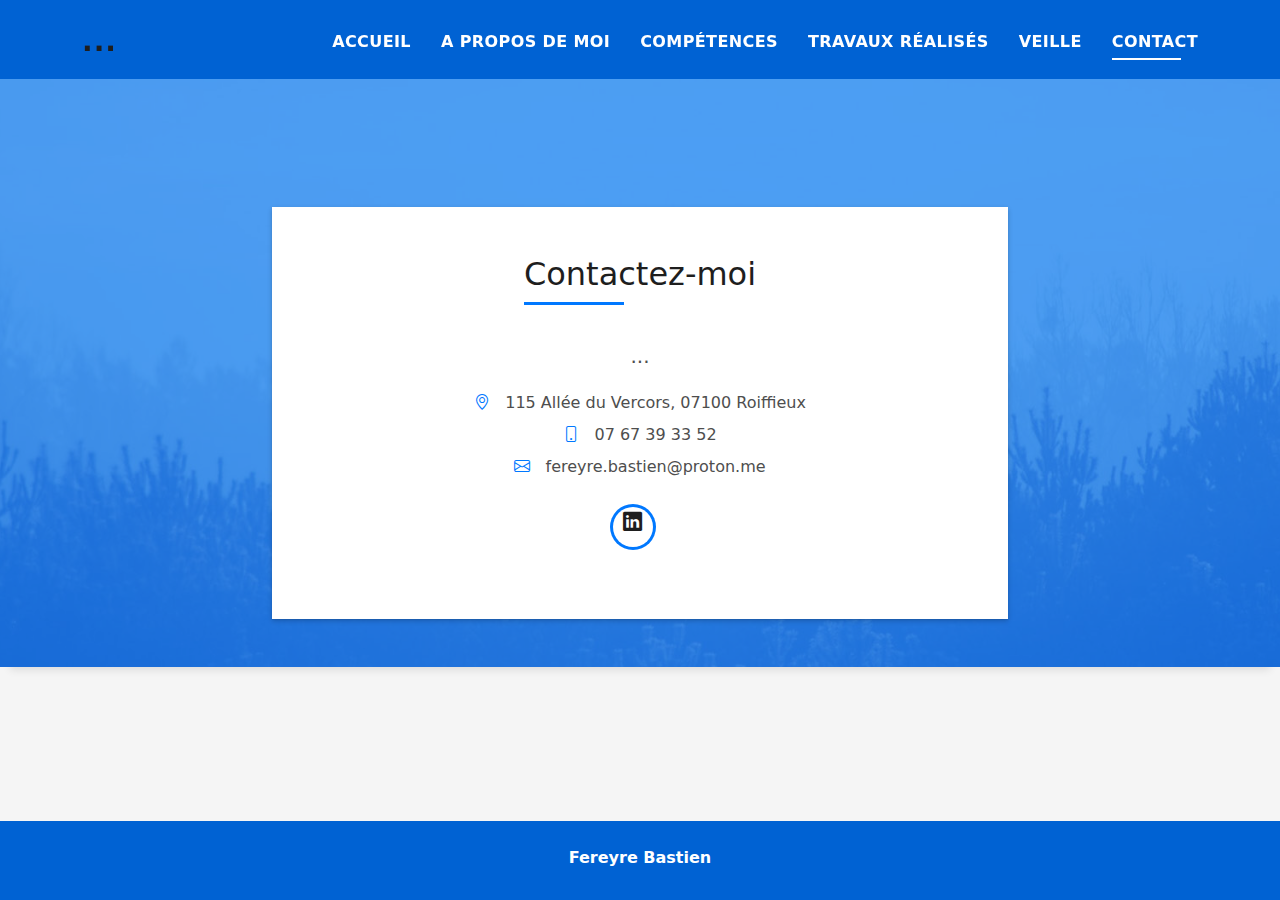
<file: contact.html>
<!DOCTYPE html>
<html lang="fr">

<head>
  <meta charset="utf-8">
  <meta content="width=device-width, initial-scale=1.0" name="viewport">

  <title>FEREYRE</title>
  <meta content="" name="description">
  <meta content="" name="keywords">

  <!-- Favicons -->
  <link href="assets/img/favicon.png" rel="icon">
  <link href="assets/img/apple-touch-icon.png" rel="apple-touch-icon">

  <!-- Vendor CSS Files -->
  <link href="assets/vendor/bootstrap/css/bootstrap.min.css" rel="stylesheet">
  <link href="assets/vendor/bootstrap-icons/bootstrap-icons.css" rel="stylesheet">
  <link href="assets/vendor/glightbox/css/glightbox.min.css" rel="stylesheet">
  <link href="assets/vendor/swiper/swiper-bundle.min.css" rel="stylesheet">

  <!-- Template Main CSS File -->
  <link href="assets/css/style.css" rel="stylesheet">
</head>

<body>

  <!-- ======= Header ======= -->
  <header id="header" class="fixed-top">
    <div class="container d-flex align-items-center justify-content-between">

        <h1 class="logo">...</a></h1>

      <nav id="navbar" class="navbar">
        <ul>
            <li><a class="nav-link" href="index.html">Accueil</a></li>
            <li><a class="nav-link" href="index.html">A propos de moi</a></li>
            <li><a class="nav-link" href="skill.html">Compétences</a></li>
            <li><a class="nav-link" href="exp.html">Travaux réalisés</a></li>
            <li><a class="nav-link" href="veille.html">Veille</a></li>
            <li><a class="nav-link scrollto active" href="#contact">Contact</a></li>
          </ul>
        <i class="bi bi-list mobile-nav-toggle"></i>
      </nav><!-- .navbar -->

    </div>
  </header><!-- End Header -->

<!-- ======= Footer ======= -->
  <footer>
    <div class="container">
      <div class="row">
        <div class="col-sm-12">
          <div class="copyright-box">
            <p class="copyright"><strong>‎ </strong></p>
          </div>
        </div>
      </div>
    </div>
  </footer><!-- End  Footer -->

    <!-- ======= Contact Section ======= -->
    <section id="contact" class="paralax-mf footer-paralax bg-image" style="background-image: url(assets/img/overlay-bg.jpg); text-align: center;">
        <div class="overlay-mf"></div>
        <div class="container">
          <div class="row justify-content-center">
            <div class="col-md-8">
              <div class="contact-mf box-shadow-full">
                <div class="title-box-2 pt-4 pt-md-0">
                  <h5 class="title-left">Contactez-moi</h5>
                </div>
                <div class="more-info">
                  <p class="lead">...</p>
                  <ul class="list-ico" style="list-style: none; padding: 0;">
                    <li><span class="bi bi-geo-alt"></span> 115 Allée du Vercors, 07100 Roiffieux</li>
                    <li><span class="bi bi-phone"></span> 07 67 39 33 52</li>
                    <li><span class="bi bi-envelope"></span> fereyre.bastien@proton.me</li>
                  </ul>
                </div>
                <div class="socials">
                  <ul style="list-style: none; padding: 0; display: inline-flex; gap: 10px;">
                    <li><a href="https://www.linkedin.com/in/bastien-fereyre-4416462b8/" target="_blank" rel="noopener noreferrer">
                      <span class="ico-circle"><i class="bi bi-linkedin"></i></span>
                    </a></li>
                  </ul>
                </div>
              </div>
            </div>
          </div>
        </div>
      </section>
      
      <!-- End Contact Section -->  

  </main><!-- End #main -->

  <!-- ======= Footer ======= -->
  <footer class="sticky-footer">
    <div class="container">
      <div class="row">
        <div class="col-sm-12">
          <div class="copyright-box">
            <p class="copyright"><strong>Fereyre Bastien</strong></p>
          </div>
        </div>
      </div>
    </div>
  </footer><!-- End  Footer -->

  <div id="preloader"></div>
  <a href="#" class="back-to-top d-flex align-items-center justify-content-center"><i class="bi bi-arrow-up-short"></i></a>

  <!-- Vendor JS Files -->
  <script src="assets/vendor/purecounter/purecounter_vanilla.js"></script>
  <script src="assets/vendor/bootstrap/js/bootstrap.bundle.min.js"></script>
  <script src="assets/vendor/glightbox/js/glightbox.min.js"></script>
  <script src="assets/vendor/swiper/swiper-bundle.min.js"></script>
  <script src="assets/vendor/typed.js/typed.umd.js"></script>
  <script src="assets/vendor/php-email-form/validate.js"></script>

  <!-- Template Main JS File -->
  <script src="assets/js/main.js"></script>

</body>

</html>
</file>
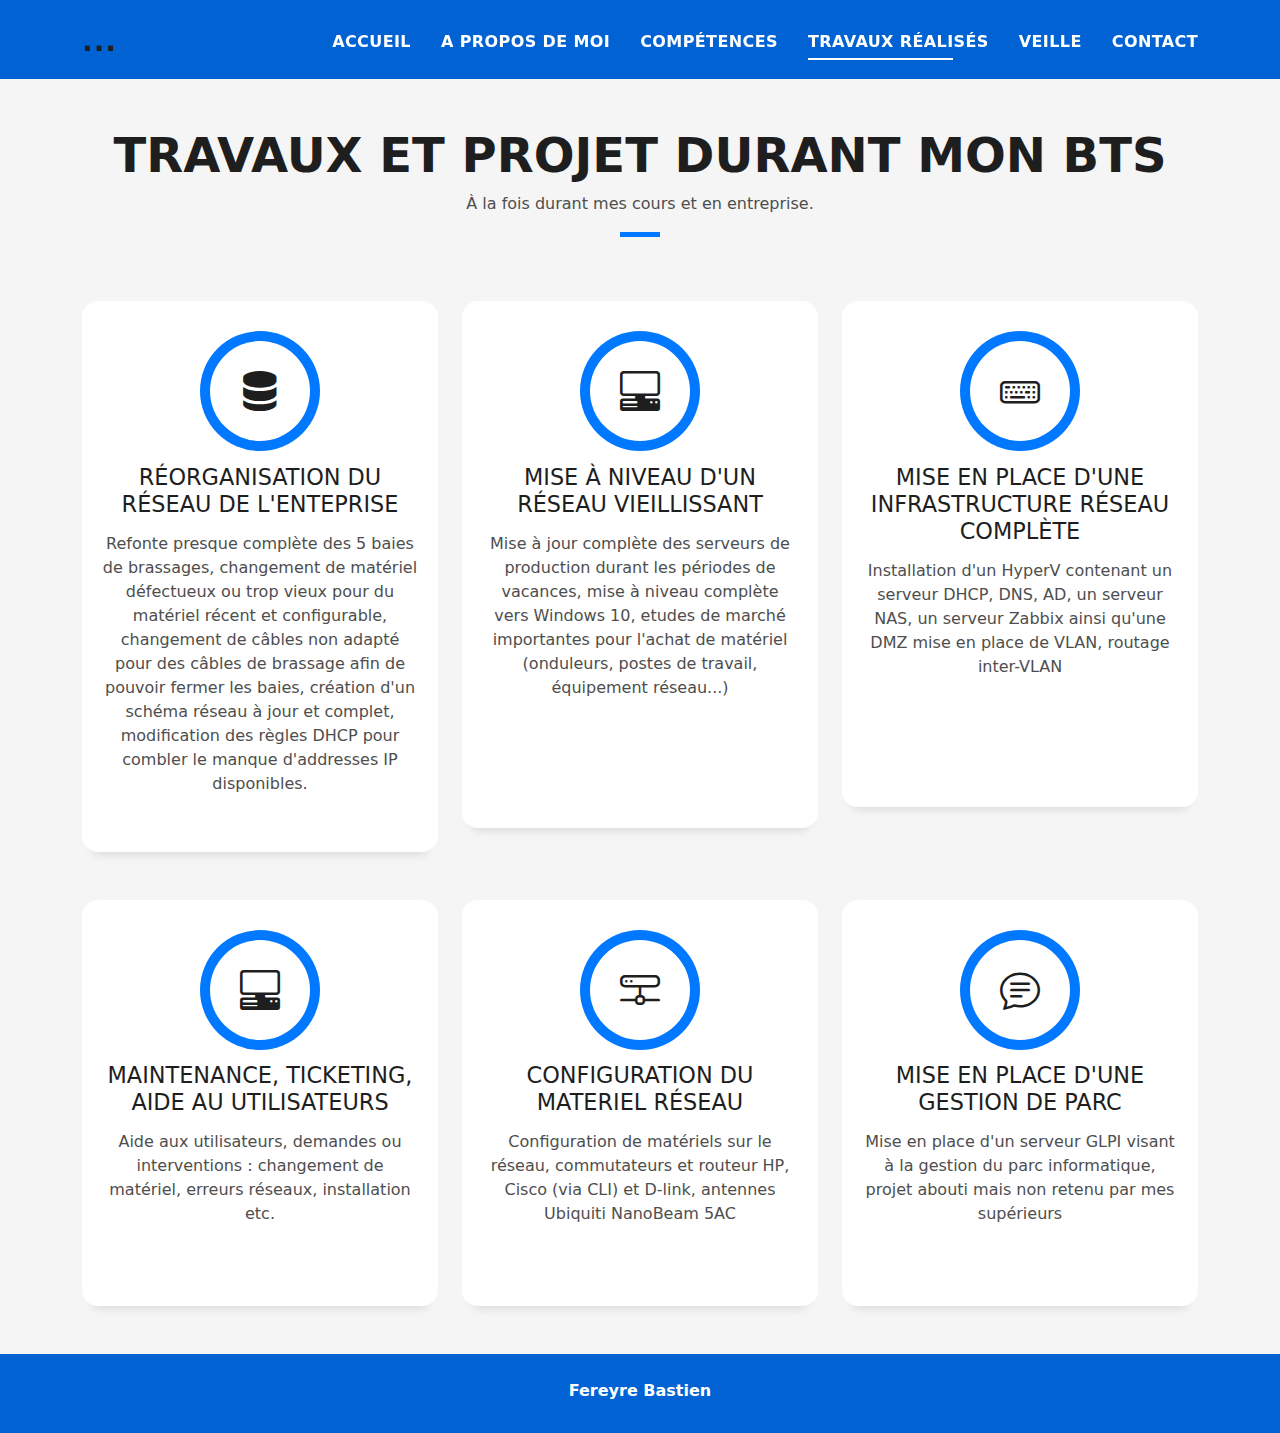
<file: exp.html>
<!DOCTYPE html>
<html lang="fr">

<head>
  <meta charset="utf-8">
  <meta content="width=device-width, initial-scale=1.0" name="viewport">

  <title>FEREYRE</title>
  <meta content="" name="description">
  <meta content="" name="keywords">

  <!-- Favicons -->
  <link href="assets/img/favicon.png" rel="icon">
  <link href="assets/img/apple-touch-icon.png" rel="apple-touch-icon">

  <!-- Vendor CSS Files -->
  <link href="assets/vendor/bootstrap/css/bootstrap.min.css" rel="stylesheet">
  <link href="assets/vendor/bootstrap-icons/bootstrap-icons.css" rel="stylesheet">
  <link href="assets/vendor/glightbox/css/glightbox.min.css" rel="stylesheet">
  <link href="assets/vendor/swiper/swiper-bundle.min.css" rel="stylesheet">

  <!-- Template Main CSS File -->
  <link href="assets/css/style.css" rel="stylesheet">
</head>

<body>

  <!-- ======= Header ======= -->
  <header id="header" class="fixed-top">
    <div class="container d-flex align-items-center justify-content-between">

        <h1 class="logo">...</a></h1>

      <nav id="navbar" class="navbar">
        <ul>
            <li><a class="nav-link" href="index.html">Accueil</a></li>
            <li><a class="nav-link" href="index.html">A propos de moi</a></li>
            <li><a class="nav-link" href="skill.html">Compétences</a></li>
            <li><a class="nav-link active" href="#services">Travaux réalisés</a></li>
            <li><a class="nav-link" href="veille.html">Veille</a></li>
            <li><a class="nav-link" href="contact.html">Contact</a></li>
          </ul>
        <i class="bi bi-list mobile-nav-toggle"></i>
      </nav><!-- .navbar -->

    </div>
  </header><!-- End Header -->

<!-- ======= Footer ======= -->
  <footer>
    <div class="container">
      <div class="row">
        <div class="col-sm-12">
          <div class="copyright-box">
            <p class="copyright"><strong>‎ </strong></p>
          </div>
        </div>
      </div>
    </div>
  </footer><!-- End  Footer -->

    <!-- ======= Services Section ======= -->
    <section id="services" class="services-mf pt-5 route">
      <div class="container">
        <div class="row">
          <div class="col-sm-12">
            <div class="title-box text-center">
              <h3 class="title-a">
                Travaux et projet durant mon BTS
              </h3>
              <p class="subtitle-a">
                À la fois durant mes cours et en entreprise.
              </p>
              <div class="line-mf"></div>
            </div>
          </div>
        </div>
        <div class="row">
          <div class="col-md-4">
            <div class="service-box">
              <div class="service-ico">
                <span class="ico-circle"><i class="bi bi-server"></i></span>
              </div>
              <div class="service-content">
                <h2 class="s-title">Réorganisation du réseau de l'enteprise</h2>
                <p class="s-description text-center">
                  Refonte presque complète des 5 baies de brassages, changement de matériel défectueux ou trop vieux 
                  pour du matériel récent et configurable, changement de câbles non adapté pour des câbles de brassage 
                  afin de pouvoir fermer les baies, création d'un schéma réseau à jour et complet, modification des règles DHCP
                  pour combler le manque d'addresses IP disponibles.
                </p>
              </div>
            </div>
          </div>
          <div class="col-md-4">
            <div class="service-box">
              <div class="service-ico">
                <span class="ico-circle"><i class="bi bi-pc-display-horizontal"></i></span>
              </div>
              <div class="service-content">
                <h2 class="s-title">Mise à niveau d'un réseau vieillissant</h2>
                <p class="s-description text-center">
                  Mise à jour complète des serveurs de production durant les périodes de vacances, mise à niveau complète vers Windows 10,
                  etudes de marché importantes pour l'achat de matériel (onduleurs, postes de travail, équipement réseau...)
                  <br></br>
                  <br></br>
                </p>
              </div>
            </div>
          </div>
          <div class="col-md-4">
            <div class="service-box">
              <div class="service-ico">
                <span class="ico-circle"><i class="bi bi-keyboard"></i></span>
              </div>
              <div class="service-content">
                <h2 class="s-title">Mise en place d'une infrastructure réseau complète</h2>
                <p class="s-description text-center">
                  Installation d'un HyperV contenant un serveur DHCP, DNS, AD, un serveur NAS, un serveur Zabbix ainsi qu'une DMZ
                  mise en place de VLAN, routage inter-VLAN
                  <br></br>
                  <br></br>
                </p>
              </div>
            </div>
          </div>
          <div class="col-md-4">
            <div class="service-box">
              <div class="service-ico">
                <span class="ico-circle"><i class="bi bi-pc-display-horizontal"></i></span>
              </div>
              <div class="service-content">
                <h2 class="s-title">Maintenance, ticketing, aide au utilisateurs</h2>
                <p class="s-description text-center">
                  Aide aux utilisateurs, demandes ou interventions : changement de matériel, erreurs réseaux, installation etc.
                  <br></br>
                </p>
              </div>
            </div>
          </div>
          <div class="col-md-4">
            <div class="service-box">
              <div class="service-ico">
                <span class="ico-circle"><i class="bi bi-hdd-network"></i></span>
              </div>
              <div class="service-content">
                <h2 class="s-title">Configuration du materiel réseau</h2>
                <p class="s-description text-center">
                  Configuration de matériels sur le réseau, commutateurs et routeur HP, Cisco (via CLI) et D-link, antennes Ubiquiti NanoBeam 5AC
                  <br></br>
                </p>
              </div>
            </div>
          </div>
          
          <div class="col-md-4">
            <div class="service-box">
              <div class="service-ico">
                <span class="ico-circle"><i class="bi bi-chat-text"></i></span>
              </div>
              <div class="service-content">
                <h2 class="s-title">Mise en place d'une gestion de parc</h2>
                <p class="s-description text-center">
                  Mise en place d'un serveur GLPI visant à la gestion du parc informatique, projet abouti mais non retenu par mes supérieurs<br></br>
                </p>
              </div>
            </div>
          </div>
        </div>
      </div>
    </section><!-- End Services Section -->

  </main><!-- End #main -->

  <!-- ======= Footer ======= -->
  <footer class="sticky-footer">
    <div class="container">
      <div class="row">
        <div class="col-sm-12">
          <div class="copyright-box">
            <p class="copyright"><strong>Fereyre Bastien</strong></p>
          </div>
        </div>
      </div>
    </div>
  </footer><!-- End  Footer -->

  <div id="preloader"></div>
  <a href="#" class="back-to-top d-flex align-items-center justify-content-center"><i class="bi bi-arrow-up-short"></i></a>

  <!-- Vendor JS Files -->
  <script src="assets/vendor/purecounter/purecounter_vanilla.js"></script>
  <script src="assets/vendor/bootstrap/js/bootstrap.bundle.min.js"></script>
  <script src="assets/vendor/glightbox/js/glightbox.min.js"></script>
  <script src="assets/vendor/swiper/swiper-bundle.min.js"></script>
  <script src="assets/vendor/typed.js/typed.umd.js"></script>
  <script src="assets/vendor/php-email-form/validate.js"></script>

  <!-- Template Main JS File -->
  <script src="assets/js/main.js"></script>

</body>

</html>
</file>
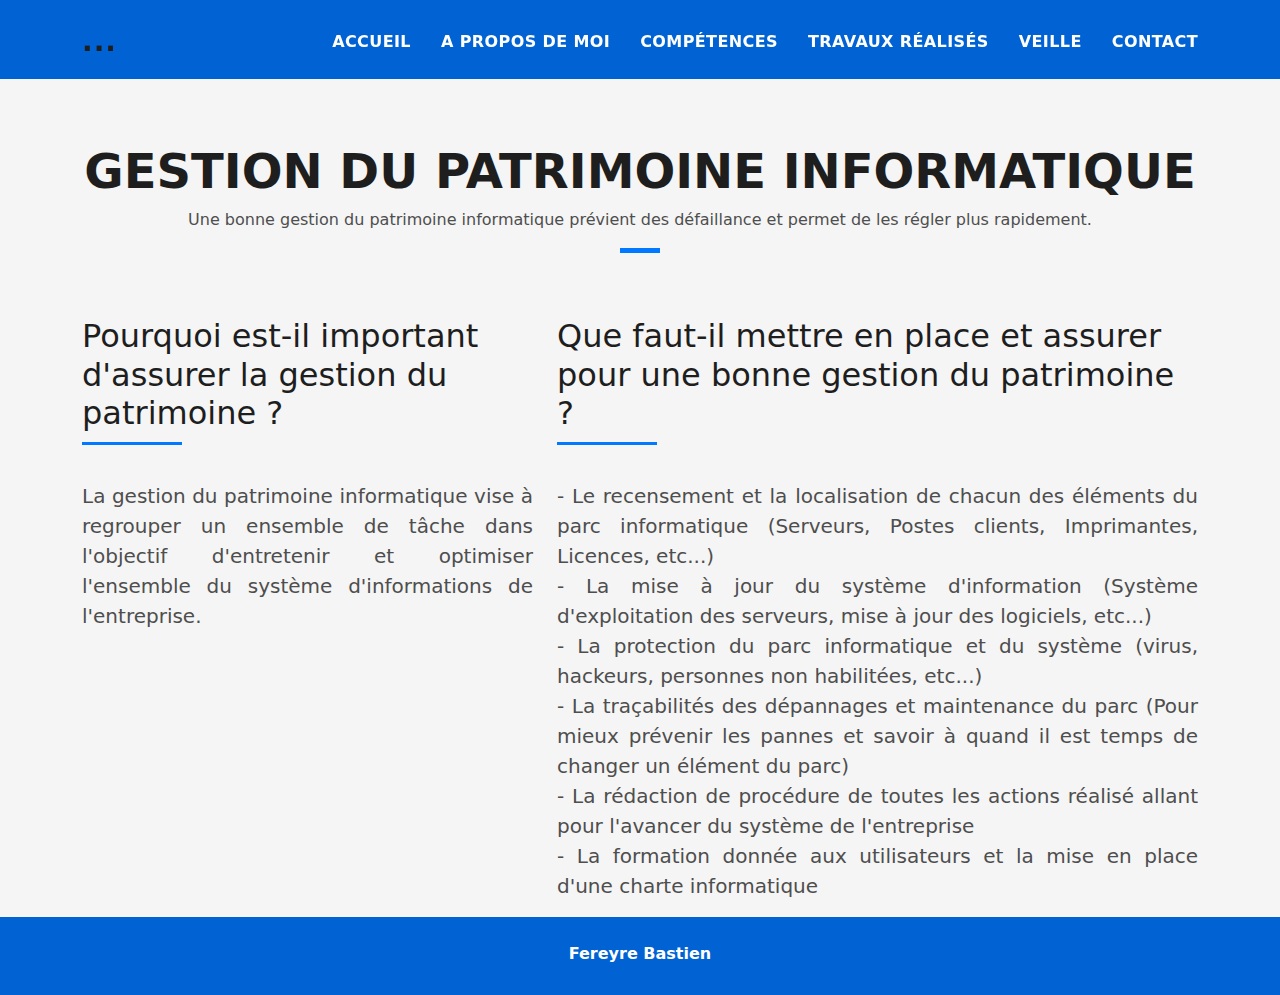
<file: glpi.html>
<!DOCTYPE html>
<html lang="fr">

<head>
  <meta charset="utf-8">
  <meta content="width=device-width, initial-scale=1.0" name="viewport">

  <title>FEREYRE</title>
  <meta content="" name="description">
  <meta content="" name="keywords">

  <!-- Favicons -->
  <link href="assets/img/favicon.png" rel="icon">
  <link href="assets/img/apple-touch-icon.png" rel="apple-touch-icon">

  <!-- Vendor CSS Files -->
  <link href="assets/vendor/bootstrap/css/bootstrap.min.css" rel="stylesheet">
  <link href="assets/vendor/bootstrap-icons/bootstrap-icons.css" rel="stylesheet">
  <link href="assets/vendor/glightbox/css/glightbox.min.css" rel="stylesheet">
  <link href="assets/vendor/swiper/swiper-bundle.min.css" rel="stylesheet">

  <!-- Template Main CSS File -->
  <link href="assets/css/style.css" rel="stylesheet">
</head>

<body>

  <!-- ======= Header ======= -->
  <header id="header" class="fixed-top">
    <div class="container d-flex align-items-center justify-content-between">

        <h1 class="logo">...</a></h1>

      <nav id="navbar" class="navbar">
        <ul>
            <li><a class="nav-link" href="index.html">Accueil</a></li>
            <li><a class="nav-link" href="index.html">A propos de moi</a></li>
            <li><a class="nav-link" href="skill.html">Compétences</a></li>
            <li><a class="nav-link" href="exp.html">Travaux réalisés</a></li>
            <li><a class="nav-link" href="veille.html">Veille</a></li>
            <li><a class="nav-link" href="contact.html">Contact</a></li>
          </ul>
        <i class="bi bi-list mobile-nav-toggle"></i>
      </nav><!-- .navbar -->

    </div>
  </header><!-- End Header -->

<!-- ======= Footer ======= -->
  <footer>
    <div class="container">
      <div class="row">
        <div class="col-sm-12">
          <div class="copyright-box">
            <p class="copyright"><strong>‎ </strong></p>
          </div>
        </div>
      </div>
    </div>
  </footer><!-- End  Footer -->

    <!-- ======= Blog Section ======= -->
    <section id="blog" class="blog-mf sect-pt4 route">
        <div class="container">
          <div class="row">
            <div class="col-sm-12">
              <div class="title-box text-center">
                <h3 class="title-a">
                Gestion du patrimoine informatique
                </h3>
                <p class="subtitle-a">
                  Une bonne gestion du patrimoine informatique prévient des défaillance et permet de les régler plus rapidement.
                </p>
                <div class="line-mf"></div>
              </div>
            </div>
          </div>
          <div class="row">
            <div class="col-md-5">
              <div class="about-me pt-4 pt-md-0">
                <div class="title-box-2">
                  <h5 class="title-left">
                  Pourquoi est-il important d'assurer la gestion du patrimoine ?
                </h5>
                </div>
                <p class="lead justify">
                  La gestion du patrimoine informatique vise à regrouper un ensemble de tâche dans l'objectif d'entretenir et optimiser l'ensemble
                  du système d'informations de l'entreprise.
                </p>
              </div>
            </div>
            <div class="col-md-7">
              <div class="about-me pt-4 pt-md-0">
                <div class="title-box-2">
                  <h5 class="title-left">
                    Que faut-il mettre en place et assurer pour une bonne gestion du patrimoine ?
                  </h5>
                </div>
                <p class="lead justify">
                  - Le recensement et la localisation de chacun des éléments du parc informatique (Serveurs, Postes clients, Imprimantes, Licences, etc...)
                  <br>- La mise à jour du système d'information (Système d'exploitation des serveurs, mise à jour des logiciels, etc...)
                  <br>- La protection du parc informatique et du système (virus, hackeurs, personnes non habilitées, etc...)
                  <br>- La traçabilités des dépannages et maintenance du parc (Pour mieux prévenir les pannes et savoir à quand il est temps de changer un élément du parc)
                  <br>- La rédaction de procédure de toutes les actions réalisé allant pour l'avancer du système de l'entreprise
                  <br>- La formation donnée aux utilisateurs et la mise en place d'une charte informatique
                </p>
              </div>
            </div>
          </div>
        </div>
      </section><!-- End Blog Section -->

  </main><!-- End #main -->

  <!-- ======= Footer ======= -->
  <footer class="sticky-footer">
    <div class="container">
      <div class="row">
        <div class="col-sm-12">
          <div class="copyright-box">
            <p class="copyright"><strong>Fereyre Bastien</strong></p>
          </div>
        </div>
      </div>
    </div>
  </footer><!-- End  Footer -->

  <div id="preloader"></div>
  <a href="#" class="back-to-top d-flex align-items-center justify-content-center"><i class="bi bi-arrow-up-short"></i></a>

  <!-- Vendor JS Files -->
  <script src="assets/vendor/purecounter/purecounter_vanilla.js"></script>
  <script src="assets/vendor/bootstrap/js/bootstrap.bundle.min.js"></script>
  <script src="assets/vendor/glightbox/js/glightbox.min.js"></script>
  <script src="assets/vendor/swiper/swiper-bundle.min.js"></script>
  <script src="assets/vendor/typed.js/typed.umd.js"></script>
  <script src="assets/vendor/php-email-form/validate.js"></script>

  <!-- Template Main JS File -->
  <script src="assets/js/main.js"></script>

</body>

</html>
</file>
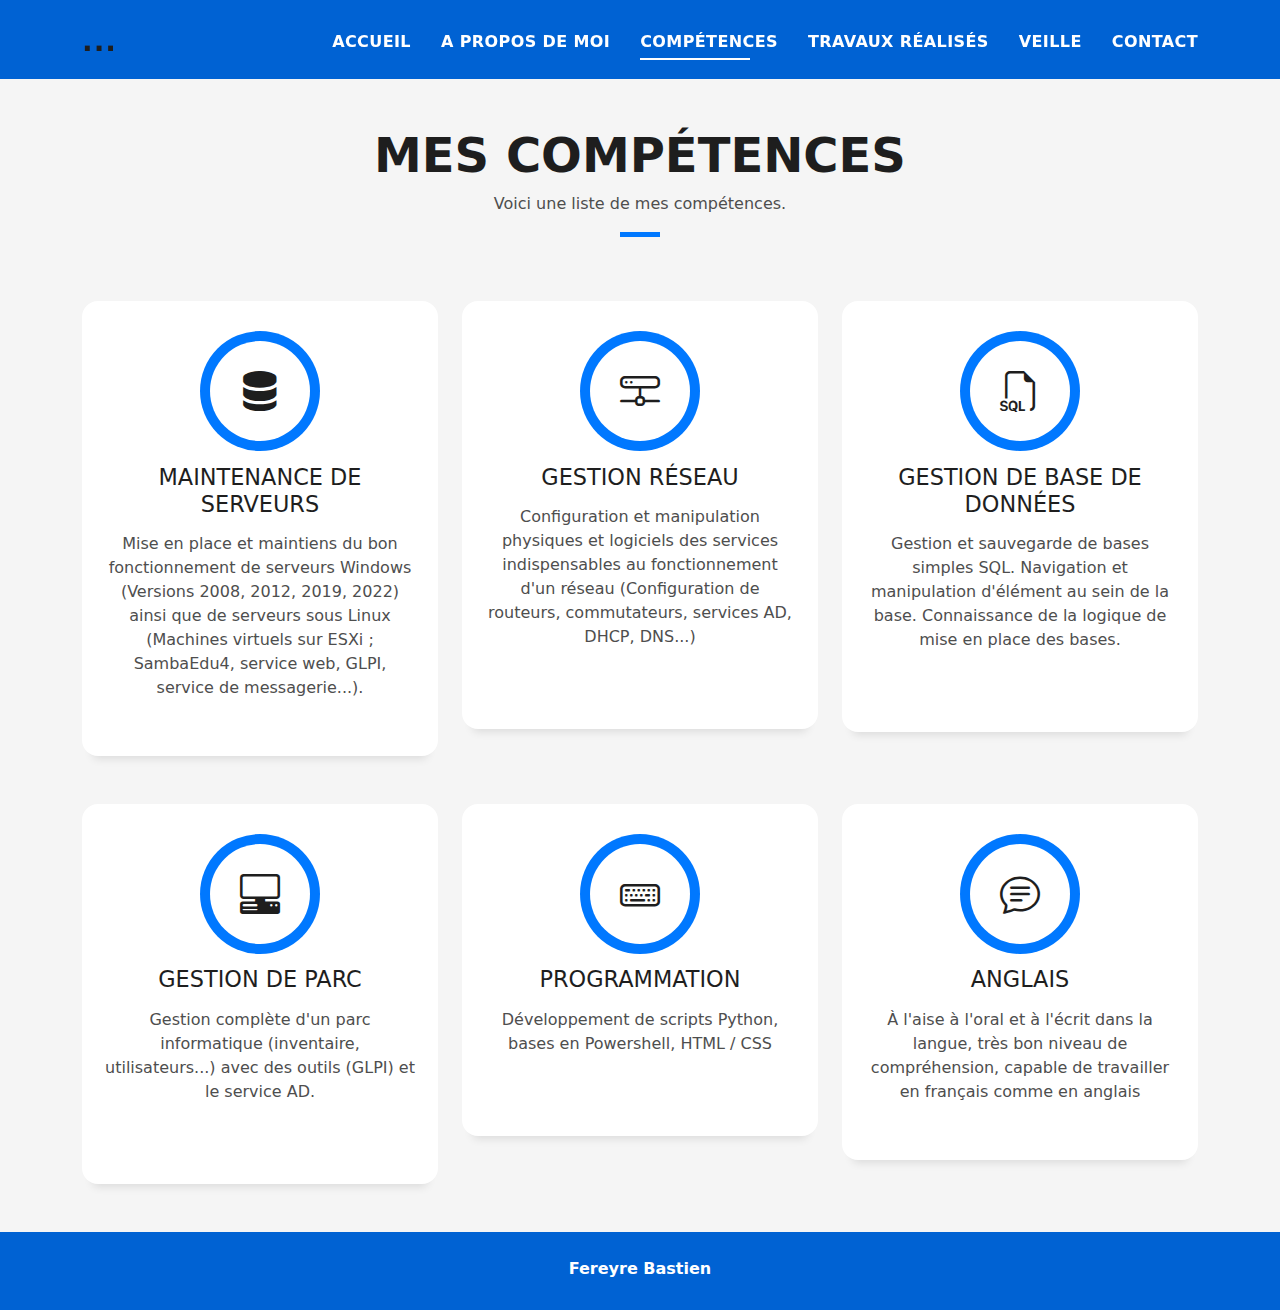
<file: skill.html>
<!DOCTYPE html>
<html lang="fr">

<head>
  <meta charset="utf-8">
  <meta content="width=device-width, initial-scale=1.0" name="viewport">

  <title>FEREYRE</title>
  <meta content="" name="description">
  <meta content="" name="keywords">

  <!-- Favicons -->
  <link href="assets/img/favicon.png" rel="icon">
  <link href="assets/img/apple-touch-icon.png" rel="apple-touch-icon">

  <!-- Vendor CSS Files -->
  <link href="assets/vendor/bootstrap/css/bootstrap.min.css" rel="stylesheet">
  <link href="assets/vendor/bootstrap-icons/bootstrap-icons.css" rel="stylesheet">
  <link href="assets/vendor/glightbox/css/glightbox.min.css" rel="stylesheet">
  <link href="assets/vendor/swiper/swiper-bundle.min.css" rel="stylesheet">

  <!-- Template Main CSS File -->
  <link href="assets/css/style.css" rel="stylesheet">
</head>

<body>

  <!-- ======= Header ======= -->
  <header id="header" class="fixed-top">
    <div class="container d-flex align-items-center justify-content-between">

        <h1 class="logo">...</a></h1>

      <nav id="navbar" class="navbar">
        <ul>
            <li><a class="nav-link" href="index.html">Accueil</a></li>
            <li><a class="nav-link" href="index.html">A propos de moi</a></li>
            <li><a class="nav-link active" href="#services">Compétences</a></li>
            <li><a class="nav-link" href="exp.html">Travaux réalisés</a></li>
            <li><a class="nav-link" href="veille.html">Veille</a></li>
            <li><a class="nav-link" href="contact.html">Contact</a></li>
          </ul>
        <i class="bi bi-list mobile-nav-toggle"></i>
      </nav><!-- .navbar -->

    </div>
  </header><!-- End Header -->

<!-- ======= Footer ======= -->
  <footer>
    <div class="container">
      <div class="row">
        <div class="col-sm-12">
          <div class="copyright-box">
            <p class="copyright"><strong>‎ </strong></p>
          </div>
        </div>
      </div>
    </div>
  </footer><!-- End  Footer -->

    <!-- ======= Services Section ======= -->
    <section id="services" class="services-mf pt-5 route">
      <div class="container">
        <div class="row">
          <div class="col-sm-12">
            <div class="title-box text-center">
              <h3 class="title-a">
                Mes compétences
              </h3>
              <p class="subtitle-a">
                Voici une liste de mes compétences.
              </p>
              <div class="line-mf"></div>
            </div>
          </div>
        </div>
        <div class="row">
          <div class="col-md-4">
            <div class="service-box">
              <div class="service-ico">
                <span class="ico-circle"><i class="bi bi-server"></i></span>
              </div>
              <div class="service-content">
                <h2 class="s-title">Maintenance de serveurs</h2>
                <p class="s-description text-center">
                  Mise en place et maintiens du bon fonctionnement de serveurs Windows (Versions 2008, 2012, 2019, 2022)
                  ainsi que de serveurs sous Linux (Machines virtuels sur ESXi ; SambaEdu4, service web, GLPI, service de messagerie...).
                </p>
              </div>
            </div>
          </div>
          <div class="col-md-4">
            <div class="service-box">
              <div class="service-ico">
                <span class="ico-circle"><i class="bi bi-hdd-network"></i></span>
              </div>
              <div class="service-content">
                <h2 class="s-title">Gestion réseau</h2>
                <p class="s-description text-center">
                  Configuration et manipulation physiques et logiciels des services indispensables 
                  au fonctionnement d'un réseau (Configuration de routeurs, commutateurs, services AD, DHCP, DNS...) <br></br>
                </p>
              </div>
            </div>
          </div>
          <div class="col-md-4">
            <div class="service-box">
              <div class="service-ico">
                <span class="ico-circle"><i class="bi bi-filetype-sql"></i></span>
              </div>
              <div class="service-content">
                <h2 class="s-title">Gestion de base de données</h2>
                <p class="s-description text-center">
                  Gestion et sauvegarde de bases simples SQL. Navigation et manipulation d'élément au sein de la base. 
                  Connaissance de la logique de mise en place des bases.<br></br>
                </p>
              </div>
            </div>
          </div>
          <div class="col-md-4">
            <div class="service-box">
              <div class="service-ico">
                <span class="ico-circle"><i class="bi bi-pc-display-horizontal"></i></span>
              </div>
              <div class="service-content">
                <h2 class="s-title">Gestion de parc</h2>
                <p class="s-description text-center">
                  Gestion complète d'un parc informatique (inventaire, utilisateurs...) avec des outils (GLPI) et le service AD.<br></br>
                </p>
              </div>
            </div>
          </div>
          <div class="col-md-4">
            <div class="service-box">
              <div class="service-ico">
                <span class="ico-circle"><i class="bi bi-keyboard"></i></span>
              </div>
              <div class="service-content">
                <h2 class="s-title">Programmation</h2>
                <p class="s-description text-center">
                  Développement de scripts Python, bases en Powershell, HTML / CSS<br></br>
                </p>
              </div>
            </div>
          </div>
          <div class="col-md-4">
            <div class="service-box">
              <div class="service-ico">
                <span class="ico-circle"><i class="bi bi-chat-text"></i></span>
              </div>
              <div class="service-content">
                <h2 class="s-title">Anglais</h2>
                <p class="s-description text-center">
                  À l'aise à l'oral et à l'écrit dans la langue, très bon niveau de compréhension, capable de travailler en français comme en anglais
                </p>
              </div>
            </div>
          </div>
        </div>
      </div>
    </section><!-- End Services Section -->

  </main><!-- End #main -->

  <!-- ======= Footer ======= -->
  <footer class="sticky-footer">
    <div class="container">
      <div class="row">
        <div class="col-sm-12">
          <div class="copyright-box">
            <p class="copyright"><strong>Fereyre Bastien</strong></p>
          </div>
        </div>
      </div>
    </div>
  </footer><!-- End  Footer -->

  <div id="preloader"></div>
  <a href="#" class="back-to-top d-flex align-items-center justify-content-center"><i class="bi bi-arrow-up-short"></i></a>

  <!-- Vendor JS Files -->
  <script src="assets/vendor/purecounter/purecounter_vanilla.js"></script>
  <script src="assets/vendor/bootstrap/js/bootstrap.bundle.min.js"></script>
  <script src="assets/vendor/glightbox/js/glightbox.min.js"></script>
  <script src="assets/vendor/swiper/swiper-bundle.min.js"></script>
  <script src="assets/vendor/typed.js/typed.umd.js"></script>
  <script src="assets/vendor/php-email-form/validate.js"></script>

  <!-- Template Main JS File -->
  <script src="assets/js/main.js"></script>

</body>

</html>
</file>
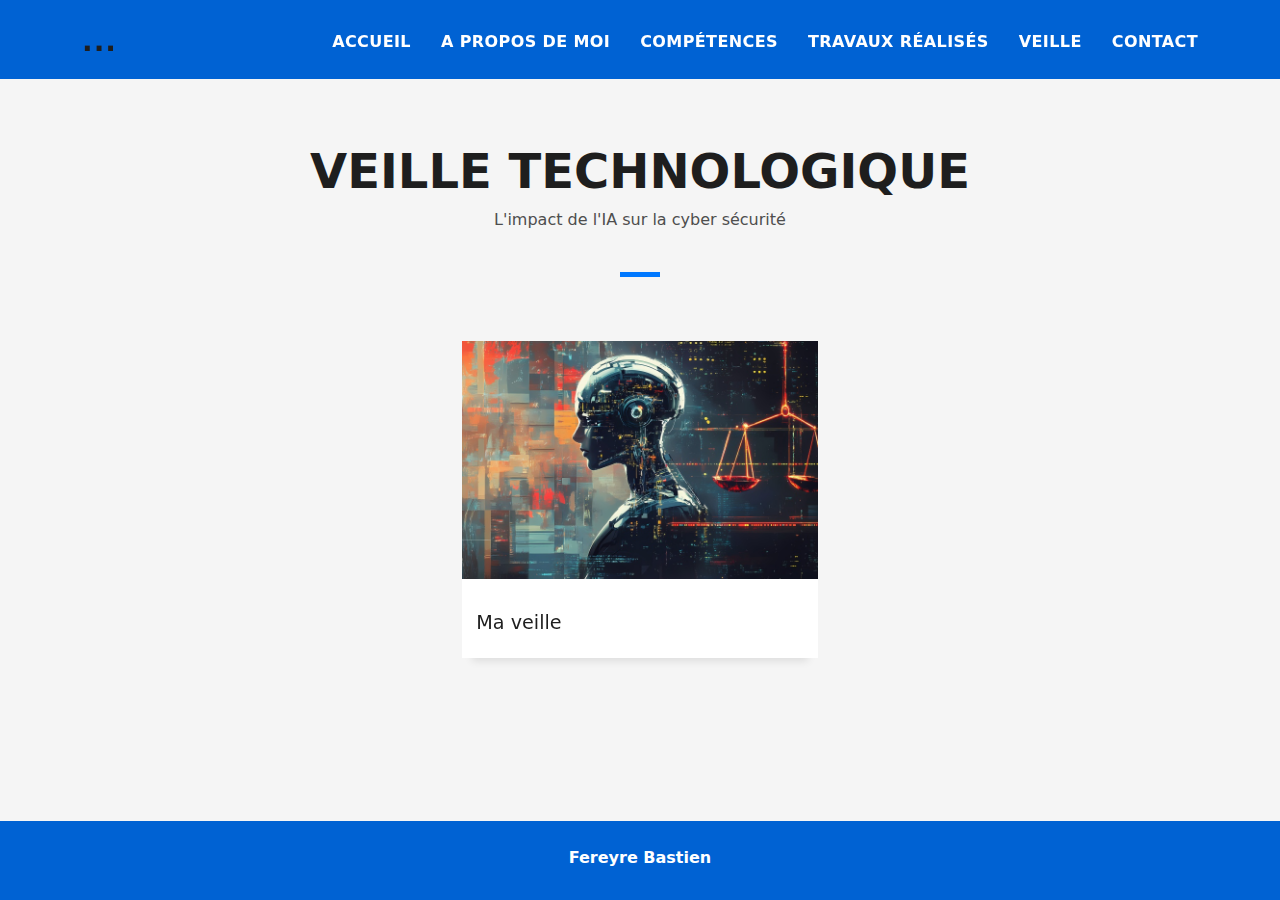
<file: veille.html>
<!DOCTYPE html>
<html lang="fr">

<head>
  <meta charset="utf-8">
  <meta content="width=device-width, initial-scale=1.0" name="viewport">

  <title>FEREYRE</title>
  <meta content="" name="description">
  <meta content="" name="keywords">

  <!-- Favicons -->
  <link href="assets/img/favicon.png" rel="icon">
  <link href="assets/img/apple-touch-icon.png" rel="apple-touch-icon">

  <!-- Vendor CSS Files -->
  <link href="assets/vendor/bootstrap/css/bootstrap.min.css" rel="stylesheet">
  <link href="assets/vendor/bootstrap-icons/bootstrap-icons.css" rel="stylesheet">
  <link href="assets/vendor/glightbox/css/glightbox.min.css" rel="stylesheet">
  <link href="assets/vendor/swiper/swiper-bundle.min.css" rel="stylesheet">

  <!-- Template Main CSS File -->
  <link href="assets/css/style.css" rel="stylesheet">
</head>

<body>

  <!-- ======= Header ======= -->
  <header id="header" class="fixed-top">
    <div class="container d-flex align-items-center justify-content-between">

      <h1 class="logo">...</a></h1>

      <nav id="navbar" class="navbar">
        <ul>
          <li><a class="nav-link" href="index.html">Accueil</a></li>
          <li><a class="nav-link" href="index.html">A propos de moi</a></li>
          <li><a class="nav-link" href="skill.html">Compétences</a></li>
          <li><a class="nav-link" href="exp.html">Travaux réalisés</a></li>
          <li><a class="nav-link scrollto" href="#veille">Veille</a></li>
          <li><a class="nav-link" href="contact.html">Contact</a></li>
        </ul>
        <i class="bi bi-list mobile-nav-toggle"></i>
      </nav><!-- .navbar -->

    </div>
  </header><!-- End Header -->

  <main id="main">

    <footer>
      <div class="container">
        <div class="row">
          <div class="col-sm-12">
            <div class="copyright-box">
              <p class="copyright"><strong>‎</strong></p>
            </div>
          </div>
        </div>
      </div>
    </footer>

    <!-- ======= Portfolio Section ======= -->
    <section id="work" class="portfolio-mf sect-pt4 route">
      <div class="container">
        <div class="row">
          <div class="col-sm-12">
            <div class="title-box text-center">
              <h3 class="title-a">
                Veille technologique
              </h3>
              <p class="subtitle-a">
                L'impact de l'IA sur la cyber sécurité
                <br></br>
              </p>
              <div class="line-mf"></div>
            </div>
          </div>
        </div>
        <div class="row d-flex justify-content-center">
          <div class="col-md-4">
            <div class="work-box">
              <a href="https://sites.google.com/view/fereyre-bastien-veille/accueil" target="_blank">
                <div class="work-img">
                    <!-- Placeholder image for thumbnail -->
                    <img src="assets/img/veille.png" alt="Thumbnail" class="img-fluid">
                </div>
              </a>
                <div class="work-content">
                    <div class="row">
                        <div class="col-sm-8">
                            <h2 class="w-title">Ma veille</h2>
                        </div>
                    </div>
                </div>
            </div>
        </div>
        </div>
    </section><!-- End Portfolio Section -->

  </main><!-- End #main -->

  <!-- ======= Footer ======= -->
  <footer class="sticky-footer">
    <div class="container">
      <div class="row">
        <div class="col-sm-12">
          <div class="copyright-box">
            <p class="copyright"><strong>Fereyre Bastien</strong></p>
          </div>
        </div>
      </div>
    </div>
  </footer><!-- End  Footer -->

  <div id="preloader"></div>
  <a href="#" class="back-to-top d-flex align-items-center justify-content-center"><i class="bi bi-arrow-up-short"></i></a>

  <!-- Vendor JS Files -->
  <script src="assets/vendor/purecounter/purecounter_vanilla.js"></script>
  <script src="assets/vendor/bootstrap/js/bootstrap.bundle.min.js"></script>
  <script src="assets/vendor/glightbox/js/glightbox.min.js"></script>
  <script src="assets/vendor/swiper/swiper-bundle.min.js"></script>
  <script src="assets/vendor/typed.js/typed.umd.js"></script>
  <script src="assets/vendor/php-email-form/validate.js"></script>

  <!-- Template Main JS File -->
  <script src="assets/js/main.js"></script>

</body>

</html>
</file>
<file: assets/css/style.css>
/**
* Template Name: DevFolio
* Updated: Jan 29 2024 with Bootstrap v5.3.2
* Template URL: https://bootstrapmade.com/devfolio-bootstrap-portfolio-html-template/
* Author: BootstrapMade.com
* License: https://bootstrapmade.com/license/
*/

/*--------------------------------------------------------------
# General
--------------------------------------------------------------*/
body {
  background-color: #f5f5f5;
  color: #4e4e4e;
}

@media (min-height: 100vh) {
  html {
    position: relative;
    min-height: 100%;
  }

  body {
    margin: 0;
    padding: 0;
    display: flex;
    flex-direction: column;
    min-height: 100vh;
  }

  main {
    flex: 1;
  }

  .sticky-footer {
    position: relative;
    bottom: 0;
    width: 100%;
    margin-top: auto;
  }
}


p.justify {
  text-align: justify;
}

h1,
h2,
h3,
h4,
h5,
h6 {
  color: #1e1e1e;
}

a {
  color: #1e1e1e;
  text-decoration: none;
  transition: all 0.5s ease-in-out;
}

a:hover {
  color: #0078ff;
  text-decoration: none;
  transition: all 0.5s ease-in-out;
}

.p-r {
  position: relative;
}

.color-a {
  text-decoration: none;
  color: #0078ff;
}

.color-d {
  color: #f5f5f5;
}

.color-text-a {
  text-decoration: none;
  color: #4e4e4e;
}

.box-shadow,
.card-blog,
.work-box,
.service-box,
.paralax-mf {
  box-shadow: 0 13px 8px -10px rgba(0, 0, 0, 0.1);
}

.box-shadow-a,
.button:hover {
  text-decoration: none;
  box-shadow: 0 0 0 4px #cde1f8;
}

.display-5 {
  font-size: 2.5rem;
  font-weight: 300;
  line-height: 1.1;
}

.display-6 {
  font-size: 2rem;
  font-weight: 300;
  line-height: 1.1;
}

.avatar {
  width: 32px;
  height: 32px;
  margin-right: 4px;
  overflow: hidden;
}

.bg-image {
  background-repeat: no-repeat;
  background-attachment: fixed;
  background-size: cover;
  background-position: center center;
}

@media (max-width: 1024px) {
  .bg-image {
    background-attachment: scroll;
  }
}

.overlay-mf {
  background-color: #0078ff;
}

.overlay-mf {
  position: absolute;
  top: 0;
  left: 0px;
  padding: 0;
  height: 100%;
  width: 100%;
  opacity: 0.7;
}

.paralax-mf {
  position: relative;
  padding: 8rem 0;
}

.display-table {
  width: 100%;
  height: 100%;
  display: table;
}

.table-cell {
  display: table-cell;
  vertical-align: middle;
}

/*--/ Sections /--*/
.sect-4 {
  padding: 4rem 0;
}

.sect-pt4 {
  padding-top: 4rem;
}

.sect-mt4 {
  margin-top: 4rem;
}

/*--/ Title s /--*/
.title-s {
  font-weight: 600;
  color: #1e1e1e;
  font-size: 1.1rem;
}

/*--/ Title A /--*/
.title-box {
  margin-bottom: 4rem;
}

.title-a {
  text-decoration: none;
  font-size: 3rem;
  font-weight: bold;
  text-transform: uppercase;
}

.subtitle-a {
  text-decoration: none;
  color: #4e4e4e;
}

.line-mf {
  width: 40px;
  height: 5px;
  background-color: #0078ff;
  margin: 0 auto;
}

/*--/ Title Left /--*/
.title-box-2 {
  margin-bottom: 3rem;
}

.title-left {
  font-size: 2rem;
  position: relative;
}

.title-left:before {
  content: "";
  position: absolute;
  height: 3px;
  background-color: #0078ff;
  width: 100px;
  bottom: -12px;
}

/*------/ Box /------*/
.box-pl2 {
  padding-left: 2rem;
}

.box-shadow-full {
  padding: 3rem 1.25rem;
  position: relative;
  background-color: #fff;
  margin-bottom: 3rem;
  z-index: 2;
  box-shadow: 0 1px 1px 0 rgba(0, 0, 0, 0.06), 0 2px 5px 0 rgba(0, 0, 0, 0.2);
}

@media (min-width: 768px) {
  .box-shadow-full {
    padding: 3rem;
  }
}

/*------/ Socials /------*/
.socials {
  padding: 1.5rem 0;
}

.socials ul li {
  display: inline-block;
}

.socials .ico-circle {
  height: 40px;
  width: 40px;
  font-size: 1.2rem;
  border-radius: 50%;
  line-height: 1.6;
  margin: 0 15px 0 0;
  box-shadow: 0 0 0 3px #0078ff;
  transition: all 500ms ease;
}

.socials .ico-circle:hover {
  background-color: #0078ff;
  color: #fff;
  box-shadow: 0 0 0 3px #cde1f8;
  transition: all 500ms ease;
}

/*------/ Ul resect /------*/
.ul-resect,
.widget-tags ul,
.widget-sidebar .list-sidebar,
.box-comments .list-comments,
.blog-wrapper .post-meta ul,
.list-ico,
.socials ul {
  list-style: none;
  padding-left: 0;
  margin-bottom: 0;
}

.list-ico {
  line-height: 2;
}

.list-ico span {
  color: #0078ff;
  margin-right: 10px;
}

/*------/ Ico Circle /------*/
.ico-circle {
  height: 100px;
  width: 100px;
  font-size: 2rem;
  border-radius: 50%;
  line-height: 1.55;
  margin: 0 auto;
  text-align: center;
  box-shadow: 0 0 0 10px #0078ff;
  display: block;
}

/*------/ Owl Carousel /------*/
.owl-theme .owl-dots {
  text-align: center;
  margin-top: 18px;
}

.owl-theme .owl-dots .owl-dot {
  display: inline-block;
}

.owl-theme .owl-dots .owl-dot span {
  width: 18px;
  height: 7px;
  margin: 5px 5px;
  background: #cde1f8;
  border: 0px solid #cde1f8;
  display: block;
  transition: all 0.6s ease-in-out;
  cursor: pointer;
}

.owl-theme .owl-dots .owl-dot:hover span {
  background-color: #cde1f8;
}

.owl-theme .owl-dots .owl-dot.active span {
  background-color: #1B1B1B;
  width: 25px;
}

/*--/ Scrolltop s /--*/
.scrolltop-mf {
  position: relative;
  display: none;
}

.scrolltop-mf span {
  z-index: 999;
  position: fixed;
  width: 42px;
  height: 42px;
  background-color: #0078ff;
  opacity: 0.7;
  font-size: 1.6rem;
  line-height: 1.5;
  text-align: center;
  color: #fff;
  top: auto;
  left: auto;
  right: 30px;
  bottom: 50px;
  cursor: pointer;
  border-radius: 50%;
}

/*--------------------------------------------------------------
# Back to top button
--------------------------------------------------------------*/
.back-to-top {
  position: fixed;
  visibility: hidden;
  opacity: 0;
  right: 15px;
  bottom: 15px;
  z-index: 996;
  background: #0078ff;
  width: 40px;
  height: 40px;
  border-radius: 50px;
  transition: all 0.4s;
}

.back-to-top i {
  font-size: 28px;
  color: #fff;
  line-height: 0;
}

.back-to-top:hover {
  background: #298eff;
  color: #fff;
}

.back-to-top.active {
  visibility: visible;
  opacity: 1;
}

/*------/ Prelaoder /------*/
#preloader {
  position: fixed;
  top: 0;
  left: 0;
  right: 0;
  bottom: 0;
  z-index: 9999;
  overflow: hidden;
  background: #fff;
}

#preloader:before {
  content: "";
  position: fixed;
  top: calc(50% - 30px);
  left: calc(50% - 30px);
  border: 6px solid #f2f2f2;
  border-top: 6px solid #0078ff;
  border-radius: 50%;
  width: 60px;
  height: 60px;
  animation: animate-preloader 1s linear infinite;
}

@keyframes animate-preloader {
  0% {
    transform: rotate(0deg);
  }

  100% {
    transform: rotate(360deg);
  }
}

/*------/ Button /------*/
.button {
  display: inline-block;
  padding: 0.3rem 0.6rem;
  text-align: center;
  vertical-align: middle;
  -webkit-user-select: none;
  -moz-user-select: none;
  user-select: none;
  font-size: 1rem;
  border-radius: 0.3rem;
  border: 1px solid transparent;
  transition: all 500ms ease;
  cursor: pointer;
}

.button:focus {
  outline: 0;
}

.button:hover {
  background-color: #0062d3;
  color: #fff;
  transition: all 500ms ease;
}

.button-a {
  text-decoration: none;
  background-color: #0078ff;
  color: #fff;
  border-color: #cde1f8;
}

.button-big {
  padding: 0.9rem 2.3rem;
  font-size: 1.2rem;
}

.button-rouded {
  border-radius: 5rem;
}

.btn-lg {
  padding: 0.5rem 1rem;
  font-size: 1.25rem;
  line-height: 1.5;
  border-radius: 0.3rem;
}

/*--------------------------------------------------------------
# Header
--------------------------------------------------------------*/
#header {
  transition: all 0.5s;
  z-index: 997;
  padding: 20px 0;
}

#header .logo {
  font-size: 28px;
  margin: 0;
  padding: 0;
  font-weight: 600;
  letter-spacing: 1px;
}

#header .logo a {
  color: #fff;
}

#header .logo img {
  max-height: 40px;
}

#header.header-scrolled {
  background: rgba(0, 0, 0, 0.9);
  padding: 12px 0;
}

/*--------------------------------------------------------------
# Navigation Menu
--------------------------------------------------------------*/
/**
* Desktop Navigation 
*/
.navbar {
  padding: 0;
}

.navbar ul {
  margin: 0;
  padding: 0;
  display: flex;
  list-style: none;
  align-items: center;
}

.navbar li {
  position: relative;
}

.navbar>ul>li {
  white-space: nowrap;
  padding: 10px 0 10px 30px;
}

.navbar a,
.navbar a:focus {
  display: flex;
  align-items: center;
  justify-content: space-between;
  color: #fff;
  font-size: 16px;
  font-weight: 600;
  padding: 0;
  white-space: nowrap;
  transition: 0.3s;
  letter-spacing: 0.4px;
  position: relative;
  text-transform: uppercase;
}

.navbar a i,
.navbar a:focus i {
  font-size: 12px;
  line-height: 0;
  margin-left: 5px;
}

.navbar>ul>li>a:before {
  content: "";
  position: absolute;
  width: 100%;
  height: 2px;
  bottom: -6px;
  left: 0;
  width: 0;
  background-color: #fff;
  visibility: hidden;
  transition: all 0.3s ease-in-out 0s;
}

.navbar a:hover:before,
.navbar li:hover>a:before,
.navbar .active:before {
  visibility: visible;
  width: 80%;
}

.navbar a:hover,
.navbar .active,
.navbar .active:focus,
.navbar li:hover>a {
  color: #fff;
}

.navbar .dropdown ul {
  display: block;
  position: absolute;
  left: 30px;
  top: calc(100% + 30px);
  margin: 0;
  padding: 10px 0;
  z-index: 99;
  opacity: 0;
  visibility: hidden;
  background: #fff;
  box-shadow: 0px 0px 30px rgba(127, 137, 161, 0.25);
  transition: 0.3s;
}

.navbar .dropdown ul li {
  min-width: 200px;
}

.navbar .dropdown ul a {
  padding: 10px 20px;
  font-size: 14px;
  text-transform: none;
  color: #4e4e4e;
}

.navbar .dropdown ul a i {
  font-size: 12px;
}

.navbar .dropdown ul a:hover,
.navbar .dropdown ul .active:hover,
.navbar .dropdown ul li:hover>a {
  color: #0078ff;
}

.navbar .dropdown:hover>ul {
  opacity: 1;
  top: 100%;
  visibility: visible;
}

.navbar .dropdown .dropdown ul {
  top: 0;
  left: calc(100% - 30px);
  visibility: hidden;
}

.navbar .dropdown .dropdown:hover>ul {
  opacity: 1;
  top: 0;
  left: 100%;
  visibility: visible;
}

@media (max-width: 1366px) {
  .navbar .dropdown .dropdown ul {
    left: -90%;
  }

  .navbar .dropdown .dropdown:hover>ul {
    left: -100%;
  }
}

/**
* Mobile Navigation 
*/
.mobile-nav-toggle {
  color: #fff;
  font-size: 28px;
  cursor: pointer;
  display: none;
  line-height: 0;
  transition: 0.5s;
}

@media (max-width: 991px) {
  .mobile-nav-toggle {
    display: block;
  }

  .navbar ul {
    display: none;
  }
}

.navbar-mobile {
  position: fixed;
  overflow: hidden;
  top: 0;
  right: 0;
  left: 0;
  bottom: 0;
  background: rgba(78, 78, 78, 0.9);
  transition: 0.3s;
  z-index: 999;
}

.navbar-mobile .mobile-nav-toggle {
  position: absolute;
  top: 15px;
  right: 15px;
}

.navbar-mobile ul {
  display: block;
  position: absolute;
  top: 55px;
  right: 15px;
  bottom: 15px;
  left: 15px;
  padding: 10px 0;
  background-color: #fff;
  overflow-y: auto;
  transition: 0.3s;
}

.navbar-mobile>ul>li {
  padding: 0;
}

.navbar-mobile a:hover:before,
.navbar-mobile li:hover>a:before,
.navbar-mobile .active:before {
  visibility: hidden;
}

.navbar-mobile a,
.navbar-mobile a:focus {
  padding: 10px 20px;
  font-size: 15px;
  color: #4e4e4e;
}

.navbar-mobile a:hover,
.navbar-mobile .active,
.navbar-mobile li:hover>a {
  color: #0078ff;
}

.navbar-mobile .getstarted,
.navbar-mobile .getstarted:focus {
  margin: 15px;
}

.navbar-mobile .dropdown ul {
  position: static;
  display: none;
  margin: 10px 20px;
  padding: 10px 0;
  z-index: 99;
  opacity: 1;
  visibility: visible;
  background: #fff;
  box-shadow: 0px 0px 30px rgba(127, 137, 161, 0.25);
}

.navbar-mobile .dropdown ul li {
  min-width: 200px;
}

.navbar-mobile .dropdown ul a {
  padding: 10px 20px;
}

.navbar-mobile .dropdown ul a i {
  font-size: 12px;
}

.navbar-mobile .dropdown ul a:hover,
.navbar-mobile .dropdown ul .active:hover,
.navbar-mobile .dropdown ul li:hover>a {
  color: #0078ff;
}

.navbar-mobile .dropdown>.dropdown-active {
  display: block;
}

/*--------------------------------------------------------------
# Hero Section
--------------------------------------------------------------*/
.hero {
  height: 100vh;
  position: relative;
  color: #fff;
}

.hero .hero-content {
  text-align: center;
  position: absolute;
}

.hero .overlay-itro {
  background-color: rgba(0, 0, 0, 0.6);
  position: absolute;
  top: 0;
  left: 0px;
  padding: 0;
  height: 100%;
  width: 100%;
  opacity: 0.9;
}

.hero .hero-title {
  color: #fff;
  font-weight: 600;
  font-size: 3rem;
}

@media (min-width: 768px) {
  .hero .hero-title {
    font-size: 4.5rem;
  }
}

.hero .hero-subtitle {
  font-size: 1.5rem;
  font-weight: 600;
}

@media (min-width: 768px) {
  .hero .hero-subtitle {
    font-size: 2.5rem;
  }
}

.hero .text-slider-items {
  display: none;
}

.hero-single {
  height: 350px;
}

.hero-single .hero-content {
  margin-top: 30px;
}

.hero-single .hero-title {
  text-transform: uppercase;
  font-size: 3rem;
}

@media (min-width: 768px) {
  .hero-single .hero-title {
    font-size: 3.5rem;
  }
}

.hero-single .breadcrumb {
  background-color: transparent;
  color: #0078ff;
}

.hero-single .breadcrumb .breadcrumb-item:before {
  color: #cde1f8;
}

.hero-single .breadcrumb .breadcrumb-item.active {
  color: #cde1f8;
}

.hero-single .breadcrumb a {
  color: #fff;
}

/*--------------------------------------------------------------
# About
--------------------------------------------------------------*/
.about-mf .box-shadow-full {
  padding-top: 4rem;
  padding-bottom: 4rem;
}

.about-mf .about-img {
  margin-bottom: 2rem;
}

.about-mf .about-img img {
  margin-left: 10px;
}

@media (min-width: 767px) {
  .about-mf .box-pl2 {
    margin-top: 3rem;
    padding-left: 0rem;
  }
}

.skill-mf span {
  color: #4e4e4e;
}

.skill-mf .progress {
  background-color: #cde1f8;
  margin: 0.5rem 0 1.2rem 0;
  border-radius: 0;
  height: 0.7rem;
}

.skill-mf .progress .progress-bar {
  height: 0.7rem;
  background-color: #0078ff;
}

/*--------------------------------------------------------------
# Services
--------------------------------------------------------------*/
.service-box {
  background-color: #fff;
  padding: 2.5rem 1.3rem;
  border-radius: 1rem;
  margin-bottom: 3rem;
  text-align: center;
}

.service-box:hover .ico-circle {
  transition: all 500ms ease;
  color: #fff;
  background-color: #0078ff;
  box-shadow: 0 0 0 10px #cde1f8;
}

.service-box .service-ico {
  margin-bottom: 1rem;
  color: #1e1e1e;
}

.service-box .ico-circle {
  transition: all 500ms ease;
  display: inline-flex;
  align-items: center;
  justify-content: center;
}

.service-box .ico-circle i {
  line-height: 0;
  font-size: 40px;
}

.service-box .s-title {
  font-size: 1.4rem;
  text-transform: uppercase;
  text-align: center;
  padding: 0.4rem 0;
}

.service-box .s-description {
  color: #4e4e4e;
}

/*--------------------------------------------------------------
# Counter
--------------------------------------------------------------*/
.counter-box {
  color: #fff;
  text-align: center;
}

@media (min-width: 577px) {
  .counter-box {
    margin-bottom: 1.8rem;
  }
}

.counter-ico {
  margin-bottom: 1rem;
}

.counter-ico .ico-circle {
  height: 60px;
  width: 60px;
  line-height: 1.5;
  box-shadow: 0 0 0 10px #cde1f8;
}

.counter-num .counter {
  font-size: 2rem;
  margin-bottom: 0;
}

/*--------------------------------------------------------------
# Portfolio
--------------------------------------------------------------*/
.work-box {
  margin-bottom: 3rem;
  -webkit-backface-visibility: hidden;
  backface-visibility: hidden;
  background-color: #fff;
}

.work-box:hover img {
  transform: scale(1.3);
}

.work-img {
  display: block;
  overflow: hidden;
}

.work-img img {
  transition: all 1s;
}

.work-content {
  padding: 2rem 3% 1rem 4%;
}

.work-content .w-more {
  color: #4e4e4e;
  font-size: 0.8rem;
}

.work-content .w-more .w-ctegory {
  color: #0078ff;
}

.work-content .w-like {
  font-size: 2.5rem;
  color: #0078ff;
  float: right;
}

.work-content .w-like a {
  color: #0078ff;
}

.work-content .w-like .num-like {
  font-size: 0.7rem;
}

.w-title {
  font-size: 1.2rem;
}

/*--------------------------------------------------------------
# Portfolio Details
--------------------------------------------------------------*/
.portfolio-details {
  padding-top: 40px;
}

.portfolio-details .portfolio-details-slider img {
  width: 100%;
}

.portfolio-details .portfolio-details-slider .swiper-pagination {
  margin-top: 20px;
  position: relative;
}

.portfolio-details .portfolio-details-slider .swiper-pagination .swiper-pagination-bullet {
  width: 12px;
  height: 12px;
  background-color: #fff;
  opacity: 1;
  border: 1px solid #0078ff;
}

.portfolio-details .portfolio-details-slider .swiper-pagination .swiper-pagination-bullet-active {
  background-color: #0078ff;
}

.portfolio-details .portfolio-info {
  padding: 30px;
  box-shadow: 0px 0 30px rgba(78, 78, 78, 0.08);
}

.portfolio-details .portfolio-info h3 {
  font-size: 22px;
  font-weight: 700;
  margin-bottom: 20px;
  padding-bottom: 20px;
  border-bottom: 1px solid #eee;
}

.portfolio-details .portfolio-info ul {
  list-style: none;
  padding: 0;
  font-size: 15px;
}

.portfolio-details .portfolio-info ul li+li {
  margin-top: 10px;
}

.portfolio-details .portfolio-description {
  padding-top: 30px;
}

.portfolio-details .portfolio-description h2 {
  font-size: 26px;
  font-weight: 700;
  margin-bottom: 20px;
}

.portfolio-details .portfolio-description p {
  padding: 0;
}

/*--------------------------------------------------------------
# Testimonials
--------------------------------------------------------------*/
.testimonial-box {
  color: #fff;
  text-align: center;
}

.testimonial-box .author-test {
  margin-top: 1rem;
}

.testimonial-box .author-test img {
  margin: 0 auto;
}

.testimonial-box .author {
  color: #fff;
  text-transform: uppercase;
  font-weight: 600;
  margin: 1rem 0;
  display: block;
  font-size: 1.4rem;
}

.testimonial-box .comit {
  font-size: 2rem;
  color: #0078ff;
  background-color: #fff;
  width: 52px;
  height: 52px;
  display: block;
  margin: 0 auto;
  border-radius: 50%;
  line-height: 1.6;
}

@media (min-width: 768px) {
  .testimonial-box .description {
    padding: 0 5rem;
  }
}

@media (min-width: 992px) {
  .testimonial-box .description {
    padding: 0 8rem;
  }
}

@media (min-width: 1200px) {
  .testimonial-box .description {
    padding: 0 13rem;
  }
}

.swiper-pagination {
  margin-top: 20px;
  position: relative;
}

.swiper-pagination .swiper-pagination-bullet {
  width: 12px;
  height: 12px;
  background-color: rgba(255, 255, 255, 0.4);
  opacity: 1;
}

.swiper-pagination .swiper-pagination-bullet-active {
  background-color: #fff;
}

/*--------------------------------------------------------------
# Contact
--------------------------------------------------------------*/
.footer-paralax {
  padding: 4rem 0 0 0;
}

.contact-mf {
  margin-top: 4rem;
}

@media (min-width: 767px) {
  .contact-mf .box-pl2 {
    margin-top: 3rem;
    padding-left: 0rem;
  }
}

.php-email-form .error-message {
  display: none;
  color: #fff;
  background: #ed3c0d;
  text-align: center;
  padding: 15px;
  font-weight: 600;
}

.php-email-form .sent-message {
  display: none;
  color: #fff;
  background: #18d26e;
  text-align: center;
  padding: 15px;
  font-weight: 600;
}

.php-email-form .loading {
  display: none;
  background: #fff;
  text-align: center;
  padding: 15px;
}

.php-email-form .loading:before {
  content: "";
  display: inline-block;
  border-radius: 50%;
  width: 24px;
  height: 24px;
  margin: 0 10px -6px 0;
  border: 3px solid #18d26e;
  border-top-color: #eee;
  animation: animate-loading 1s linear infinite;
}

.php-email-form input,
.php-email-form textarea {
  border-radius: 0;
  box-shadow: none;
  font-size: 14px;
}

.php-email-form input:focus,
.php-email-form textarea:focus {
  border-color: #0078ff;
}

.php-email-form input {
  padding: 10px 15px;
}

.php-email-form textarea {
  padding: 12px 15px;
  margin-bottom: 0;
}

.php-email-form button[type=submit] {
  background: #0078ff;
  border: 0;
  padding: 10px 24px;
  color: #fff;
  transition: 0.4s;
}

.php-email-form button[type=submit]:hover {
  background: #3393ff;
}

@keyframes animate-loading {
  0% {
    transform: rotate(0deg);
  }

  100% {
    transform: rotate(360deg);
  }
}

/*--------------------------------------------------------------
# Blog
--------------------------------------------------------------*/
@media (min-width: 767px) {
  .card-blog {
    margin-bottom: 3rem;
  }
}

.card-blog .card-body {
  position: relative;
}

.card-blog .card-category-box {
  position: absolute;
  text-align: center;
  top: -16px;
  left: 15px;
  right: 15px;
  line-height: 25px;
  overflow: hidden;
}

.card-blog .card-category {
  display: inline-block;
  color: #fff;
  padding: 0 15px 5px;
  overflow: hidden;
  background-color: #0078ff;
  border-radius: 4px;
}

.card-blog .card-category .category {
  color: #fff;
  display: inline-block;
  text-transform: uppercase;
  font-size: 0.7rem;
  letter-spacing: 0.1px;
  margin-bottom: 0;
}

.card-blog .card-title {
  font-size: 1.3rem;
  margin-top: 0.6rem;
}

.card-blog .card-description {
  color: #4e4e4e;
}

.card-blog .post-author {
  display: inline-block;
}

.card-blog .post-date {
  color: #4e4e4e;
  display: inline-block;
  float: right;
}

/*--------------------------------------------------------------
# Blog Single
--------------------------------------------------------------*/
.post-box,
.form-comments,
.box-comments,
.widget-sidebar {
  padding: 2rem;
  background-color: #fff;
  margin-bottom: 3rem;
}

@media (min-width: 768px) {

  .post-box,
  .form-comments,
  .box-comments,
  .widget-sidebar {
    padding: 3rem;
  }
}

.blog-wrapper .article-title {
  font-size: 1.5rem;
}

@media (min-width: 768px) {
  .blog-wrapper .article-title {
    font-size: 1.9rem;
  }
}

.blog-wrapper .post-meta {
  margin: 1rem 0;
}

.blog-wrapper .post-meta ul {
  border-left: 4px solid #0078ff;
  margin-top: 1rem;
}

.blog-wrapper .post-meta ul li {
  display: inline-block;
  margin-left: 15px;
}

.blog-wrapper .post-meta ul a {
  color: #0078ff;
}

.blog-wrapper .post-meta ul span {
  color: #1e1e1e;
}

.blog-wrapper .blockquote {
  border-left: 4px solid #0078ff;
  padding: 18px;
  font-style: italic;
}

/*------/ Comments /------*/
.box-comments .list-comments li {
  padding-bottom: 40px;
}

.box-comments .list-comments .comment-avatar {
  display: table-cell;
  vertical-align: top;
}

.box-comments .list-comments .comment-avatar img {
  width: 80px;
  height: 80px;
}

.box-comments .list-comments .comment-author {
  font-size: 1.3rem;
}

@media (min-width: 768px) {
  .box-comments .list-comments .comment-author {
    font-size: 1.5rem;
  }
}

.box-comments .list-comments .comment-details {
  display: table-cell;
  vertical-align: top;
  padding-left: 25px;
}

.box-comments .list-comments a {
  color: #0078ff;
}

.box-comments .list-comments span {
  color: #1e1e1e;
  font-style: italic;
}

.box-comments .comment-children {
  margin-left: 40px;
}

/*------/ Sidebar /------*/
.widget-sidebar .sidebar-title {
  font-size: 1.6rem;
  font-weight: 600;
  border-left: 5px solid #0078ff;
  padding-left: 15px;
  text-transform: uppercase;
  margin-bottom: 1.5rem;
}

.widget-sidebar .list-sidebar li {
  position: relative;
  padding: 6px 0 6px 24px;
}

.widget-sidebar .list-sidebar li:before {
  position: absolute;
  content: "";
  width: 10px;
  height: 1px;
  left: 0;
  background-color: #0078ff;
  top: 20px;
}

.sidebar-search input {
  background-color: #fff;
  border-radius: 0;
  transition: all 0.5s ease-in-out;
}

.sidebar-search .btn-search {
  background-color: #0078ff;
  border-color: #0078ff;
  border-radius: 0;
  padding-left: 20px;
  padding-right: 20px;
}

.widget-tags ul li {
  display: inline-block;
  background-color: #0078ff;
  padding: 0.2rem 0.6rem;
  margin-bottom: 0.5rem;
  border-radius: 15px;
}

.widget-tags ul li a {
  color: #fff;
}

/*--------------------------------------------------------------
# Footer
--------------------------------------------------------------*/
footer {
  text-align: center;
  color: #fff;
  padding: 25px 0;
  background: #0062d3;
}

footer .copyright {
  margin-bottom: 0.3rem;
}

footer .credits {
  margin-bottom: 0;
}

footer .credits a {
  color: #fff;
}



/*--------------------------------------------------------------
# language
--------------------------------------------------------------*/
.noir {
  background-color:black ;
}
.language-box {
  position: fixed;
  top: 15%;
  left: 50%;
  transform: translate(-50%, -50%);
  width: auto;
  background-color: #f0f0f0;
  padding: 20px;
  box-shadow: 0 2px 5px rgba(0, 0, 0, 0.2);
  z-index: 9999; /* Ensure it's above other content */
  text-align: center;
  border-radius: 10px;
}

.language-box h1 {
  margin-top: 0;
}

.language-box ul {
  list-style: none;
  padding: 0;
  margin: 0;
}

.language-box ul li {
  display: inline;
  margin-right: 10px;
}

.language-box ul li a {
  text-decoration: none;
  color: #333;
  font-weight: bold;
}
</file>
